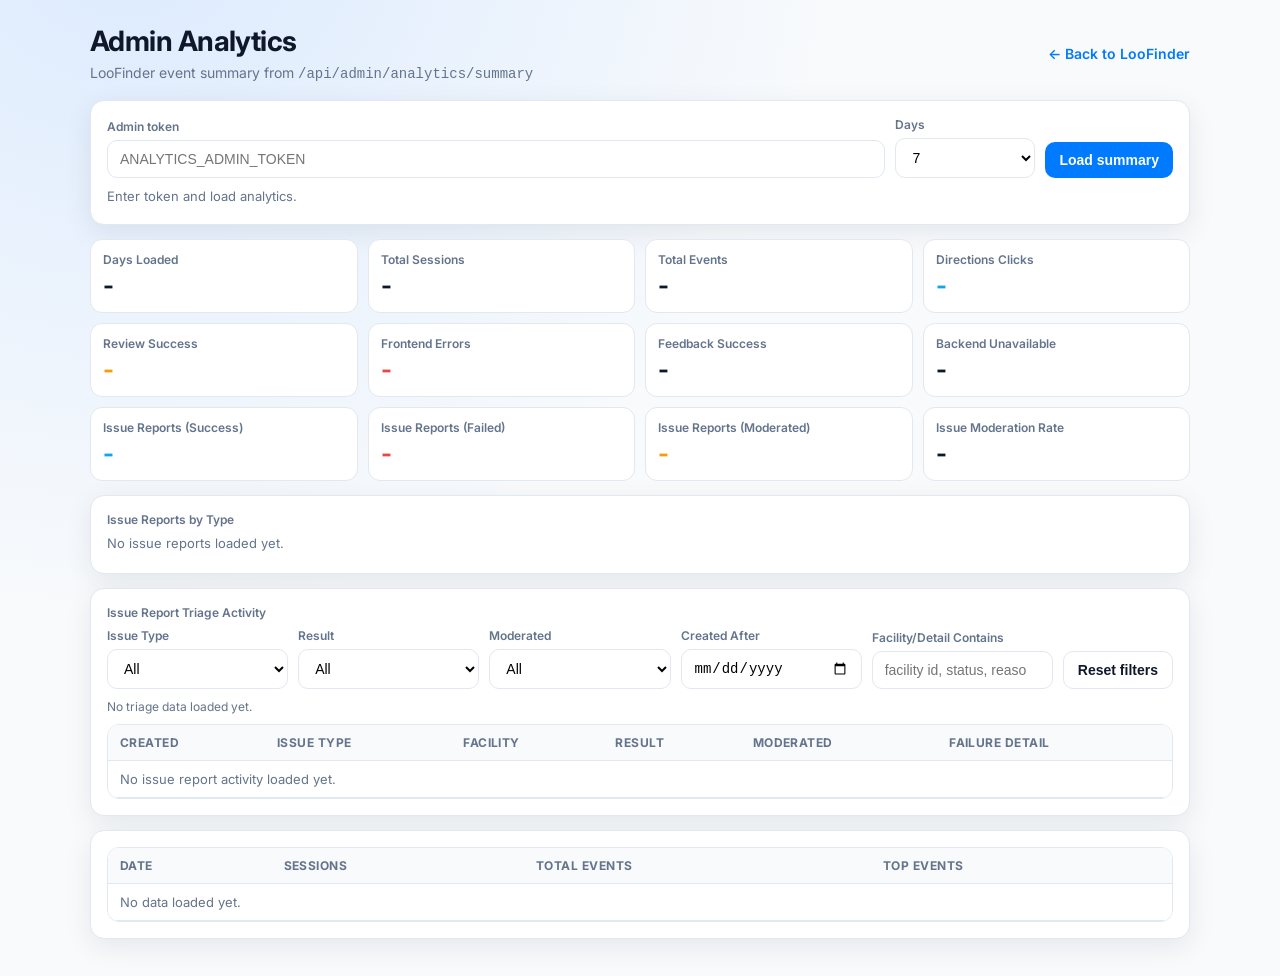
<file: admin-analytics.html>
<!DOCTYPE html>
<html lang="en">
<head>
    <meta charset="UTF-8">
    <meta name="viewport" content="width=device-width, initial-scale=1.0">
    <title>LooFinder Admin Analytics</title>
    <link rel="stylesheet" href="https://fonts.googleapis.com/css2?family=Inter:wght@400;600;700&display=swap">
    <style>
        :root {
            --bg: #f8fafc;
            --card: #ffffff;
            --text: #0f172a;
            --muted: #64748b;
            --line: #e2e8f0;
            --brand: #007aff;
            --brand-strong: #005ce6;
            --ok: #0ea5e9;
            --warn: #f59e0b;
            --danger: #ef4444;
        }

        * { box-sizing: border-box; }

        body {
            margin: 0;
            font-family: 'Inter', sans-serif;
            background: radial-gradient(circle at 10% -10%, #dbeafe 0%, var(--bg) 45%);
            color: var(--text);
            min-height: 100vh;
            padding: 24px;
        }

        .container {
            max-width: 1100px;
            margin: 0 auto;
        }

        .header {
            display: flex;
            flex-wrap: wrap;
            align-items: center;
            justify-content: space-between;
            gap: 12px;
            margin-bottom: 18px;
        }

        .title {
            margin: 0;
            font-size: 28px;
            font-weight: 700;
            letter-spacing: -0.02em;
        }

        .sub {
            margin: 6px 0 0;
            color: var(--muted);
            font-size: 14px;
        }

        .back-link {
            text-decoration: none;
            color: var(--brand);
            font-weight: 600;
            font-size: 14px;
        }

        .panel {
            background: var(--card);
            border: 1px solid var(--line);
            border-radius: 14px;
            padding: 16px;
            box-shadow: 0 8px 28px rgba(15, 23, 42, 0.08);
            margin-bottom: 14px;
        }

        .controls {
            display: grid;
            grid-template-columns: 1fr 140px auto;
            gap: 10px;
            align-items: end;
        }

        label {
            display: block;
            font-size: 12px;
            font-weight: 600;
            color: var(--muted);
            margin-bottom: 6px;
        }

        input, select {
            width: 100%;
            border: 1px solid var(--line);
            border-radius: 10px;
            padding: 10px 12px;
            font-size: 14px;
            outline: none;
            background: #fff;
        }

        input:focus, select:focus {
            border-color: var(--brand);
            box-shadow: 0 0 0 3px rgba(0, 122, 255, 0.12);
        }

        .btn {
            border: none;
            background: var(--brand);
            color: #fff;
            border-radius: 10px;
            padding: 10px 14px;
            cursor: pointer;
            font-size: 14px;
            font-weight: 600;
            transition: background 0.2s ease;
        }

        .btn:hover { background: var(--brand-strong); }

        .status {
            min-height: 20px;
            font-size: 13px;
            color: var(--muted);
            margin-top: 10px;
        }

        .status.error { color: var(--danger); }

        .metrics {
            display: grid;
            grid-template-columns: repeat(4, minmax(140px, 1fr));
            gap: 10px;
            margin-bottom: 14px;
        }

        .metric {
            background: #fff;
            border: 1px solid var(--line);
            border-radius: 12px;
            padding: 12px;
        }

        .metric .label {
            color: var(--muted);
            font-size: 12px;
            font-weight: 600;
            margin-bottom: 4px;
        }

        .metric .value {
            font-size: 24px;
            font-weight: 700;
            letter-spacing: -0.02em;
        }

        .metric.ok .value { color: var(--ok); }
        .metric.warn .value { color: var(--warn); }
        .metric.danger .value { color: var(--danger); }

        .table-wrap {
            overflow: auto;
            border: 1px solid var(--line);
            border-radius: 12px;
        }

        table {
            width: 100%;
            border-collapse: collapse;
            min-width: 760px;
            background: #fff;
        }

        th, td {
            text-align: left;
            border-bottom: 1px solid var(--line);
            padding: 10px 12px;
            font-size: 13px;
            vertical-align: top;
        }

        th {
            font-size: 12px;
            color: var(--muted);
            text-transform: uppercase;
            letter-spacing: 0.04em;
            background: #f8fafc;
            position: sticky;
            top: 0;
        }

        .events-list {
            display: flex;
            flex-wrap: wrap;
            gap: 6px;
        }

        .event-pill {
            border: 1px solid #dbeafe;
            background: #eff6ff;
            color: #1d4ed8;
            border-radius: 999px;
            padding: 2px 8px;
            font-size: 12px;
            font-weight: 600;
            white-space: nowrap;
        }

        .stack {
            display: grid;
            gap: 14px;
        }

        .issue-type-list {
            display: flex;
            flex-wrap: wrap;
            gap: 8px;
            margin-top: 4px;
            min-height: 22px;
        }

        .issue-type-pill {
            border: 1px solid #fde68a;
            background: #fffbeb;
            color: #92400e;
            border-radius: 999px;
            padding: 4px 10px;
            font-size: 12px;
            font-weight: 700;
            white-space: nowrap;
        }

        .empty-note {
            color: var(--muted);
            font-size: 13px;
            margin: 0;
        }

        .result-badge {
            display: inline-block;
            border-radius: 999px;
            padding: 3px 8px;
            font-size: 11px;
            font-weight: 700;
            text-transform: uppercase;
            letter-spacing: 0.03em;
            white-space: nowrap;
        }

        .result-success {
            background: #ecfeff;
            border: 1px solid #a5f3fc;
            color: #0c4a6e;
        }

        .result-failed {
            background: #fff1f2;
            border: 1px solid #fecdd3;
            color: #9f1239;
        }

        .mono {
            font-family: ui-monospace, SFMono-Regular, Menlo, Monaco, Consolas, monospace;
            font-size: 12px;
        }

        .triage-controls {
            display: grid;
            grid-template-columns: repeat(5, minmax(120px, 1fr)) auto;
            gap: 10px;
            align-items: end;
            margin-bottom: 10px;
        }

        .triage-meta {
            color: var(--muted);
            font-size: 12px;
            margin-bottom: 10px;
        }

        .btn-secondary {
            border: 1px solid var(--line);
            background: #fff;
            color: var(--text);
            border-radius: 10px;
            padding: 10px 14px;
            cursor: pointer;
            font-size: 14px;
            font-weight: 600;
        }

        .btn-secondary:hover {
            border-color: #cbd5e1;
            background: #f8fafc;
        }

        @media (max-width: 900px) {
            .controls { grid-template-columns: 1fr 1fr; }
            .controls .btn { grid-column: span 2; }
            .metrics { grid-template-columns: repeat(2, minmax(140px, 1fr)); }
            .triage-controls { grid-template-columns: repeat(2, minmax(140px, 1fr)); }
        }

        @media (max-width: 520px) {
            body { padding: 14px; }
            .metrics { grid-template-columns: 1fr; }
        }
    </style>
</head>
<body>
    <div class="container">
        <div class="header">
            <div>
                <h1 class="title">Admin Analytics</h1>
                <p class="sub">LooFinder event summary from <code>/api/admin/analytics/summary</code></p>
            </div>
            <a class="back-link" href="/index.html">← Back to LooFinder</a>
        </div>

        <div class="panel">
            <div class="controls">
                <div>
                    <label for="token-input">Admin token</label>
                    <input id="token-input" type="password" placeholder="ANALYTICS_ADMIN_TOKEN" autocomplete="off">
                </div>
                <div>
                    <label for="days-select">Days</label>
                    <select id="days-select">
                        <option value="7" selected>7</option>
                        <option value="14">14</option>
                        <option value="30">30</option>
                        <option value="60">60</option>
                        <option value="90">90</option>
                    </select>
                </div>
                <button id="load-btn" class="btn" type="button">Load summary</button>
            </div>
            <div id="status" class="status">Enter token and load analytics.</div>
        </div>

        <div class="metrics" id="metrics">
            <div class="metric"><div class="label">Days Loaded</div><div class="value" id="m-days">-</div></div>
            <div class="metric"><div class="label">Total Sessions</div><div class="value" id="m-sessions">-</div></div>
            <div class="metric"><div class="label">Total Events</div><div class="value" id="m-events">-</div></div>
            <div class="metric ok"><div class="label">Directions Clicks</div><div class="value" id="m-directions">-</div></div>
            <div class="metric warn"><div class="label">Review Success</div><div class="value" id="m-review-success">-</div></div>
            <div class="metric danger"><div class="label">Frontend Errors</div><div class="value" id="m-frontend-errors">-</div></div>
            <div class="metric"><div class="label">Feedback Success</div><div class="value" id="m-feedback-success">-</div></div>
            <div class="metric"><div class="label">Backend Unavailable</div><div class="value" id="m-backend-unavailable">-</div></div>
            <div class="metric ok"><div class="label">Issue Reports (Success)</div><div class="value" id="m-issue-success">-</div></div>
            <div class="metric danger"><div class="label">Issue Reports (Failed)</div><div class="value" id="m-issue-failed">-</div></div>
            <div class="metric warn"><div class="label">Issue Reports (Moderated)</div><div class="value" id="m-issue-filtered">-</div></div>
            <div class="metric"><div class="label">Issue Moderation Rate</div><div class="value" id="m-issue-rate">-</div></div>
        </div>

        <div class="panel stack">
            <div>
                <label style="margin-bottom:8px;">Issue Reports by Type</label>
                <div id="issue-type-list" class="issue-type-list">
                    <p class="empty-note">No issue reports loaded yet.</p>
                </div>
            </div>
        </div>

        <div class="panel">
            <label style="margin-bottom:8px;">Issue Report Triage Activity</label>
            <div class="triage-controls">
                <div>
                    <label for="triage-type">Issue Type</label>
                    <select id="triage-type">
                        <option value="all" selected>All</option>
                    </select>
                </div>
                <div>
                    <label for="triage-result">Result</label>
                    <select id="triage-result">
                        <option value="all" selected>All</option>
                        <option value="success">Success</option>
                        <option value="failed">Failed</option>
                    </select>
                </div>
                <div>
                    <label for="triage-moderated">Moderated</label>
                    <select id="triage-moderated">
                        <option value="all" selected>All</option>
                        <option value="yes">Yes</option>
                        <option value="no">No</option>
                    </select>
                </div>
                <div>
                    <label for="triage-created-after">Created After</label>
                    <input id="triage-created-after" type="date">
                </div>
                <div>
                    <label for="triage-search">Facility/Detail Contains</label>
                    <input id="triage-search" type="search" placeholder="facility id, status, reason">
                </div>
                <button id="triage-reset" class="btn-secondary" type="button">Reset filters</button>
            </div>
            <div id="triage-meta" class="triage-meta">No triage data loaded yet.</div>
            <div class="table-wrap">
                <table>
                    <thead>
                        <tr>
                            <th>Created</th>
                            <th>Issue Type</th>
                            <th>Facility</th>
                            <th>Result</th>
                            <th>Moderated</th>
                            <th>Failure Detail</th>
                        </tr>
                    </thead>
                    <tbody id="issue-report-rows">
                        <tr>
                            <td colspan="6" style="color:#64748b;">No issue report activity loaded yet.</td>
                        </tr>
                    </tbody>
                </table>
            </div>
        </div>

        <div class="panel">
            <div class="table-wrap">
                <table>
                    <thead>
                        <tr>
                            <th>Date</th>
                            <th>Sessions</th>
                            <th>Total Events</th>
                            <th>Top Events</th>
                        </tr>
                    </thead>
                    <tbody id="daily-rows">
                        <tr>
                            <td colspan="4" style="color:#64748b;">No data loaded yet.</td>
                        </tr>
                    </tbody>
                </table>
            </div>
        </div>
    </div>

    <script>
        const IS_LOCAL = window.location.hostname === 'localhost' || window.location.hostname === '127.0.0.1' || window.location.hostname === '';
        const API_BASE = IS_LOCAL ? 'http://localhost:8000' : 'https://loofinder-api.onrender.com';
        const TOKEN_KEY = 'loofinder_analytics_admin_token';

        const tokenInput = document.getElementById('token-input');
        const daysSelect = document.getElementById('days-select');
        const loadBtn = document.getElementById('load-btn');
        const statusEl = document.getElementById('status');
        const dailyRowsEl = document.getElementById('daily-rows');
        const issueReportRowsEl = document.getElementById('issue-report-rows');
        const triageMetaEl = document.getElementById('triage-meta');
        const triageTypeEl = document.getElementById('triage-type');
        const triageResultEl = document.getElementById('triage-result');
        const triageModeratedEl = document.getElementById('triage-moderated');
        const triageCreatedAfterEl = document.getElementById('triage-created-after');
        const triageSearchEl = document.getElementById('triage-search');
        const triageResetEl = document.getElementById('triage-reset');

        const metricEls = {
            days: document.getElementById('m-days'),
            sessions: document.getElementById('m-sessions'),
            events: document.getElementById('m-events'),
            directions: document.getElementById('m-directions'),
            reviewSuccess: document.getElementById('m-review-success'),
            frontendErrors: document.getElementById('m-frontend-errors'),
            feedbackSuccess: document.getElementById('m-feedback-success'),
            backendUnavailable: document.getElementById('m-backend-unavailable'),
            issueSuccess: document.getElementById('m-issue-success'),
            issueFailed: document.getElementById('m-issue-failed'),
            issueFiltered: document.getElementById('m-issue-filtered'),
            issueRate: document.getElementById('m-issue-rate')
        };
        const issueTypeListEl = document.getElementById('issue-type-list');
        let triageItems = [];

        tokenInput.value = sessionStorage.getItem(TOKEN_KEY) || '';

        function setStatus(message, isError = false) {
            statusEl.textContent = message;
            statusEl.classList.toggle('error', isError);
        }

        function numberFormat(value) {
            return Number(value || 0).toLocaleString();
        }

        function formatDateTime(isoString) {
            if (!isoString) return '-';
            const date = new Date(isoString);
            if (Number.isNaN(date.getTime())) return '-';
            return date.toLocaleString();
        }

        function sumEvent(daily, eventName) {
            return daily.reduce((total, day) => total + Number((day.events || {})[eventName] || 0), 0);
        }

        function buildIssueSummary(data) {
            const daily = Array.isArray(data.daily) ? data.daily : [];
            const provided = data.issue_reports && typeof data.issue_reports === 'object' ? data.issue_reports : null;

            if (provided) {
                return {
                    submittedSuccess: Number(provided.submitted_success_total || 0),
                    submittedFailed: Number(provided.submitted_failed_total || 0),
                    filteredSuccess: Number(provided.filtered_success_total || 0),
                    byType: provided.by_type && typeof provided.by_type === 'object' ? provided.by_type : {}
                };
            }

            const byType = {};
            let filteredSuccess = 0;
            let submittedSuccess = 0;
            let submittedFailed = 0;

            for (const day of daily) {
                const dayIssue = day.issue_reports || {};
                submittedSuccess += Number(dayIssue.submitted_success || 0);
                submittedFailed += Number(dayIssue.submitted_failed || 0);
                filteredSuccess += Number(dayIssue.filtered_success || 0);

                const dayByType = dayIssue.by_type || {};
                for (const [issueType, count] of Object.entries(dayByType)) {
                    byType[issueType] = Number(byType[issueType] || 0) + Number(count || 0);
                }
            }

            if (submittedSuccess === 0) {
                submittedSuccess = sumEvent(daily, 'issue_report_submitted_success');
            }
            if (submittedFailed === 0) {
                submittedFailed = sumEvent(daily, 'issue_report_submitted_failed');
            }

            return { submittedSuccess, submittedFailed, filteredSuccess, byType };
        }

        function renderIssueTypeBreakdown(issueSummary) {
            const entries = Object.entries(issueSummary.byType || {}).sort((a, b) => Number(b[1] || 0) - Number(a[1] || 0));
            issueTypeListEl.innerHTML = '';
            if (entries.length === 0) {
                issueTypeListEl.innerHTML = '<p class="empty-note">No issue reports found for this range.</p>';
                return;
            }

            for (const [issueType, count] of entries) {
                const pill = document.createElement('span');
                pill.className = 'issue-type-pill';
                pill.textContent = `${issueType}: ${numberFormat(count)}`;
                issueTypeListEl.appendChild(pill);
            }
        }

        function updateTriageMeta(filteredCount, totalCount) {
            if (totalCount === 0) {
                triageMetaEl.textContent = 'No issue reports in this date range.';
                return;
            }

            if (filteredCount === totalCount) {
                triageMetaEl.textContent = `Showing all ${numberFormat(totalCount)} triage item(s).`;
                return;
            }

            triageMetaEl.textContent = `Showing ${numberFormat(filteredCount)} of ${numberFormat(totalCount)} triage item(s).`;
        }

        function resetTriageFilters() {
            triageTypeEl.value = 'all';
            triageResultEl.value = 'all';
            triageModeratedEl.value = 'all';
            triageCreatedAfterEl.value = '';
            triageSearchEl.value = '';
        }

        function populateTriageTypeOptions(items) {
            const current = triageTypeEl.value || 'all';
            const options = new Set(['all']);

            for (const item of items) {
                if (item && item.issue_type) {
                    options.add(String(item.issue_type));
                }
            }

            triageTypeEl.innerHTML = '';
            for (const issueType of Array.from(options).sort((a, b) => a.localeCompare(b))) {
                const option = document.createElement('option');
                option.value = issueType;
                option.textContent = issueType === 'all' ? 'All' : issueType;
                triageTypeEl.appendChild(option);
            }

            triageTypeEl.value = options.has(current) ? current : 'all';
        }

        function getFilteredTriageItems(items) {
            const selectedType = triageTypeEl.value;
            const selectedResult = triageResultEl.value;
            const selectedModerated = triageModeratedEl.value;
            const createdAfter = triageCreatedAfterEl.value ? new Date(`${triageCreatedAfterEl.value}T00:00:00`) : null;
            const query = (triageSearchEl.value || '').trim().toLowerCase();

            return items.filter((item) => {
                const issueType = String(item.issue_type || 'unknown');
                const result = item.result === 'success' ? 'success' : 'failed';
                const moderated = item.content_filtered ? 'yes' : 'no';

                if (selectedType !== 'all' && issueType !== selectedType) {
                    return false;
                }
                if (selectedResult !== 'all' && result !== selectedResult) {
                    return false;
                }
                if (selectedModerated !== 'all' && moderated !== selectedModerated) {
                    return false;
                }

                if (createdAfter) {
                    const createdAt = item.created_at ? new Date(item.created_at) : null;
                    if (!createdAt || Number.isNaN(createdAt.getTime()) || createdAt < createdAfter) {
                        return false;
                    }
                }

                if (query) {
                    const haystack = [
                        item.facility_id,
                        item.issue_type,
                        item.status,
                        item.reason,
                        item.result
                    ].map((value) => String(value || '').toLowerCase()).join(' ');
                    if (!haystack.includes(query)) {
                        return false;
                    }
                }

                return true;
            });
        }

        function applyTriageFiltersAndRender() {
            const filteredItems = getFilteredTriageItems(triageItems);
            renderIssueReportRows(filteredItems);
            updateTriageMeta(filteredItems.length, triageItems.length);
        }

        function renderIssueReportRows(items) {
            issueReportRowsEl.innerHTML = '';

            if (items.length === 0) {
                issueReportRowsEl.innerHTML = '<tr><td colspan="6" style="color:#64748b;">No issue reports found for this range.</td></tr>';
                return;
            }

            for (const item of items) {
                const tr = document.createElement('tr');

                const createdCell = document.createElement('td');
                createdCell.textContent = formatDateTime(item.created_at);

                const typeCell = document.createElement('td');
                typeCell.textContent = item.issue_type || 'unknown';

                const facilityCell = document.createElement('td');
                facilityCell.className = 'mono';
                facilityCell.textContent = item.facility_id || 'unknown';

                const resultCell = document.createElement('td');
                const badge = document.createElement('span');
                const result = item.result === 'success' ? 'success' : 'failed';
                badge.className = `result-badge ${result === 'success' ? 'result-success' : 'result-failed'}`;
                badge.textContent = result;
                resultCell.appendChild(badge);

                const moderatedCell = document.createElement('td');
                moderatedCell.textContent = item.content_filtered ? 'Yes' : 'No';

                const detailCell = document.createElement('td');
                if (item.status || item.reason) {
                    detailCell.textContent = [
                        item.status ? `status ${item.status}` : '',
                        item.reason ? String(item.reason) : ''
                    ].filter(Boolean).join(' - ');
                } else {
                    detailCell.textContent = '-';
                }

                tr.appendChild(createdCell);
                tr.appendChild(typeCell);
                tr.appendChild(facilityCell);
                tr.appendChild(resultCell);
                tr.appendChild(moderatedCell);
                tr.appendChild(detailCell);
                issueReportRowsEl.appendChild(tr);
            }
        }

        function updateMetrics(data) {
            const daily = Array.isArray(data.daily) ? data.daily : [];
            const totalSessions = daily.reduce((sum, day) => sum + Number(day.sessions || 0), 0);
            const totalEvents = daily.reduce((sum, day) => sum + Number(day.total_events || 0), 0);
            const issueSummary = buildIssueSummary(data);
            const issueModerationRate = issueSummary.submittedSuccess > 0
                ? (issueSummary.filteredSuccess / issueSummary.submittedSuccess) * 100
                : 0;

            metricEls.days.textContent = numberFormat(data.days);
            metricEls.sessions.textContent = numberFormat(totalSessions);
            metricEls.events.textContent = numberFormat(totalEvents);
            metricEls.directions.textContent = numberFormat(sumEvent(daily, 'directions_clicked'));
            metricEls.reviewSuccess.textContent = numberFormat(sumEvent(daily, 'review_submitted_success'));
            metricEls.frontendErrors.textContent = numberFormat(sumEvent(daily, 'frontend_error') + sumEvent(daily, 'frontend_unhandled_rejection'));
            metricEls.feedbackSuccess.textContent = numberFormat(sumEvent(daily, 'feedback_submitted_success'));
            metricEls.backendUnavailable.textContent = numberFormat(sumEvent(daily, 'backend_unavailable_marked'));
            metricEls.issueSuccess.textContent = numberFormat(issueSummary.submittedSuccess);
            metricEls.issueFailed.textContent = numberFormat(issueSummary.submittedFailed);
            metricEls.issueFiltered.textContent = numberFormat(issueSummary.filteredSuccess);
            metricEls.issueRate.textContent = `${issueModerationRate.toFixed(1)}%`;

            renderIssueTypeBreakdown(issueSummary);
        }

        function renderDailyRows(data) {
            const daily = Array.isArray(data.daily) ? data.daily : [];
            if (daily.length === 0) {
                dailyRowsEl.innerHTML = '<tr><td colspan="4" style="color:#64748b;">No events found for this range.</td></tr>';
                return;
            }

            dailyRowsEl.innerHTML = '';
            for (const day of daily) {
                const tr = document.createElement('tr');

                const dateCell = document.createElement('td');
                dateCell.textContent = day.date || '-';

                const sessionCell = document.createElement('td');
                sessionCell.textContent = numberFormat(day.sessions);

                const totalCell = document.createElement('td');
                totalCell.textContent = numberFormat(day.total_events);

                const eventsCell = document.createElement('td');
                const eventsWrap = document.createElement('div');
                eventsWrap.className = 'events-list';

                const eventEntries = Object.entries(day.events || {}).sort((a, b) => b[1] - a[1]);
                if (eventEntries.length === 0) {
                    eventsCell.textContent = '-';
                } else {
                    for (const [eventName, count] of eventEntries.slice(0, 10)) {
                        const pill = document.createElement('span');
                        pill.className = 'event-pill';
                        pill.textContent = `${eventName}: ${numberFormat(count)}`;
                        eventsWrap.appendChild(pill);
                    }
                    eventsCell.appendChild(eventsWrap);
                }

                tr.appendChild(dateCell);
                tr.appendChild(sessionCell);
                tr.appendChild(totalCell);
                tr.appendChild(eventsCell);
                dailyRowsEl.appendChild(tr);
            }
        }

        async function loadSummary() {
            const token = tokenInput.value.trim();
            if (!token) {
                setStatus('Enter an admin token first.', true);
                return;
            }

            const days = Number(daysSelect.value || 7);
            sessionStorage.setItem(TOKEN_KEY, token);
            setStatus('Loading summary...');

            try {
                const encodedToken = encodeURIComponent(token);
                const summaryUrl = `${API_BASE}/api/admin/analytics/summary?days=${days}&token=${encodedToken}`;
                const issueUrl = `${API_BASE}/api/admin/analytics/issue-reports?days=${days}&limit=200&token=${encodedToken}`;

                const [summaryResponse, issueResponse] = await Promise.all([
                    fetch(summaryUrl, { method: 'GET' }),
                    fetch(issueUrl, { method: 'GET' })
                ]);

                if (!summaryResponse.ok) {
                    if (summaryResponse.status === 401) {
                        throw new Error('Unauthorized token (401).');
                    }
                    if (summaryResponse.status === 404) {
                        throw new Error('Analytics admin token is not configured on the backend (404).');
                    }
                    throw new Error(`Summary request failed (${summaryResponse.status}).`);
                }

                const summaryData = await summaryResponse.json();
                updateMetrics(summaryData);
                renderDailyRows(summaryData);

                let issueCount = 0;
                if (issueResponse.ok) {
                    const issueData = await issueResponse.json();
                    triageItems = Array.isArray(issueData.items) ? issueData.items : [];
                    populateTriageTypeOptions(triageItems);
                    applyTriageFiltersAndRender();
                    issueCount = triageItems.length;
                } else {
                    triageItems = [];
                    resetTriageFilters();
                    populateTriageTypeOptions([]);
                    issueReportRowsEl.innerHTML = '<tr><td colspan="6" style="color:#64748b;">Issue triage endpoint unavailable for this backend version.</td></tr>';
                    triageMetaEl.textContent = 'Issue triage endpoint unavailable for this backend version.';
                }

                setStatus(`Loaded ${numberFormat((summaryData.daily || []).length)} day(s) and ${numberFormat(issueCount)} triage item(s).`);
            } catch (error) {
                setStatus(error.message || 'Failed to load analytics.', true);
            }
        }

        loadBtn.addEventListener('click', loadSummary);
        triageTypeEl.addEventListener('change', applyTriageFiltersAndRender);
        triageResultEl.addEventListener('change', applyTriageFiltersAndRender);
        triageModeratedEl.addEventListener('change', applyTriageFiltersAndRender);
        triageCreatedAfterEl.addEventListener('change', applyTriageFiltersAndRender);
        triageSearchEl.addEventListener('input', applyTriageFiltersAndRender);
        triageResetEl.addEventListener('click', () => {
            resetTriageFilters();
            applyTriageFiltersAndRender();
        });

        tokenInput.addEventListener('keydown', (event) => {
            if (event.key === 'Enter') {
                event.preventDefault();
                loadSummary();
            }
        });
    </script>
</body>
</html>
</file>
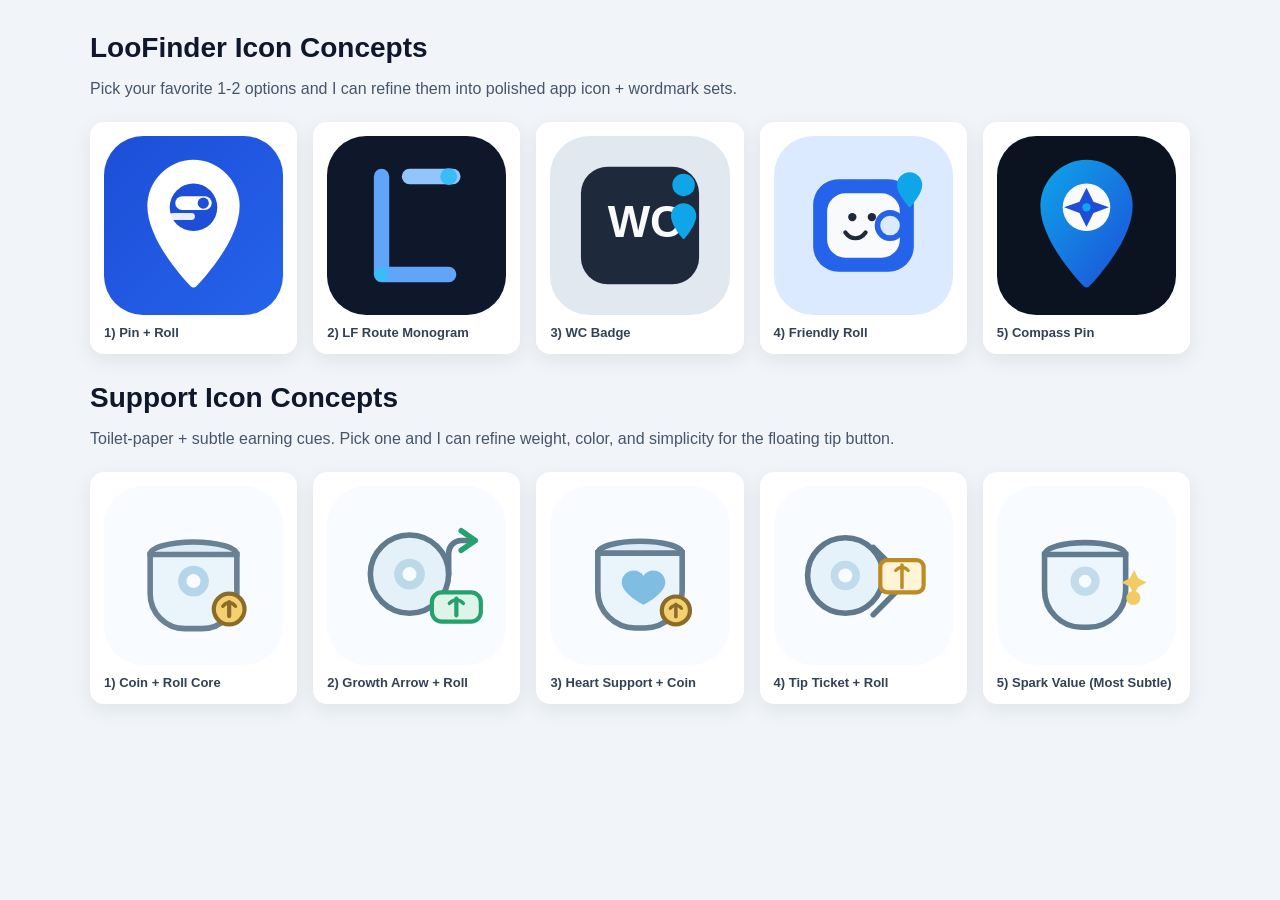
<file: logo-options-preview.html>
<!DOCTYPE html>
<html lang="en">
<head>
  <meta charset="UTF-8" />
  <meta name="viewport" content="width=device-width, initial-scale=1.0" />
  <title>LooFinder Logo Options</title>
  <style>
    body { margin: 0; font-family: Inter, Arial, sans-serif; background: #f1f5f9; color: #0f172a; }
    .wrap { max-width: 1100px; margin: 32px auto; padding: 0 20px; }
    h1 { margin: 0 0 16px; font-size: 28px; }
    p { margin: 0 0 24px; color: #475569; }
    .grid { display: grid; grid-template-columns: repeat(auto-fit, minmax(180px, 1fr)); gap: 16px; }
    .card { background: #fff; border-radius: 14px; padding: 14px; box-shadow: 0 6px 20px rgba(15, 23, 42, 0.08); }
    .card img { width: 100%; border-radius: 10px; display: block; }
    .label { margin-top: 10px; font-size: 13px; font-weight: 600; color: #334155; }
  </style>
</head>
<body>
  <div class="wrap">
    <h1>LooFinder Icon Concepts</h1>
    <p>Pick your favorite 1-2 options and I can refine them into polished app icon + wordmark sets.</p>
    <div class="grid">
      <div class="card"><img src="assets/logos/logo-option-1-pin-roll.svg" alt="Option 1" /><div class="label">1) Pin + Roll</div></div>
      <div class="card"><img src="assets/logos/logo-option-2-lf-route.svg" alt="Option 2" /><div class="label">2) LF Route Monogram</div></div>
      <div class="card"><img src="assets/logos/logo-option-3-wc-badge.svg" alt="Option 3" /><div class="label">3) WC Badge</div></div>
      <div class="card"><img src="assets/logos/logo-option-4-friendly-roll.svg" alt="Option 4" /><div class="label">4) Friendly Roll</div></div>
      <div class="card"><img src="assets/logos/logo-option-5-compass-pin.svg" alt="Option 5" /><div class="label">5) Compass Pin</div></div>
    </div>

    <h1 style="margin-top: 28px;">Support Icon Concepts</h1>
    <p>Toilet-paper + subtle earning cues. Pick one and I can refine weight, color, and simplicity for the floating tip button.</p>
    <div class="grid">
      <div class="card"><img src="assets/logos/tp-money-1-coin-roll.svg" alt="TP Money Option 1" /><div class="label">1) Coin + Roll Core</div></div>
      <div class="card"><img src="assets/logos/tp-money-2-roll-arrow.svg" alt="TP Money Option 2" /><div class="label">2) Growth Arrow + Roll</div></div>
      <div class="card"><img src="assets/logos/tp-money-3-heart-coin.svg" alt="TP Money Option 3" /><div class="label">3) Heart Support + Coin</div></div>
      <div class="card"><img src="assets/logos/tp-money-4-ticket-tip.svg" alt="TP Money Option 4" /><div class="label">4) Tip Ticket + Roll</div></div>
      <div class="card"><img src="assets/logos/tp-money-5-subtle-spark.svg" alt="TP Money Option 5" /><div class="label">5) Spark Value (Most Subtle)</div></div>
    </div>
  </div>
</body>
</html>
</file>
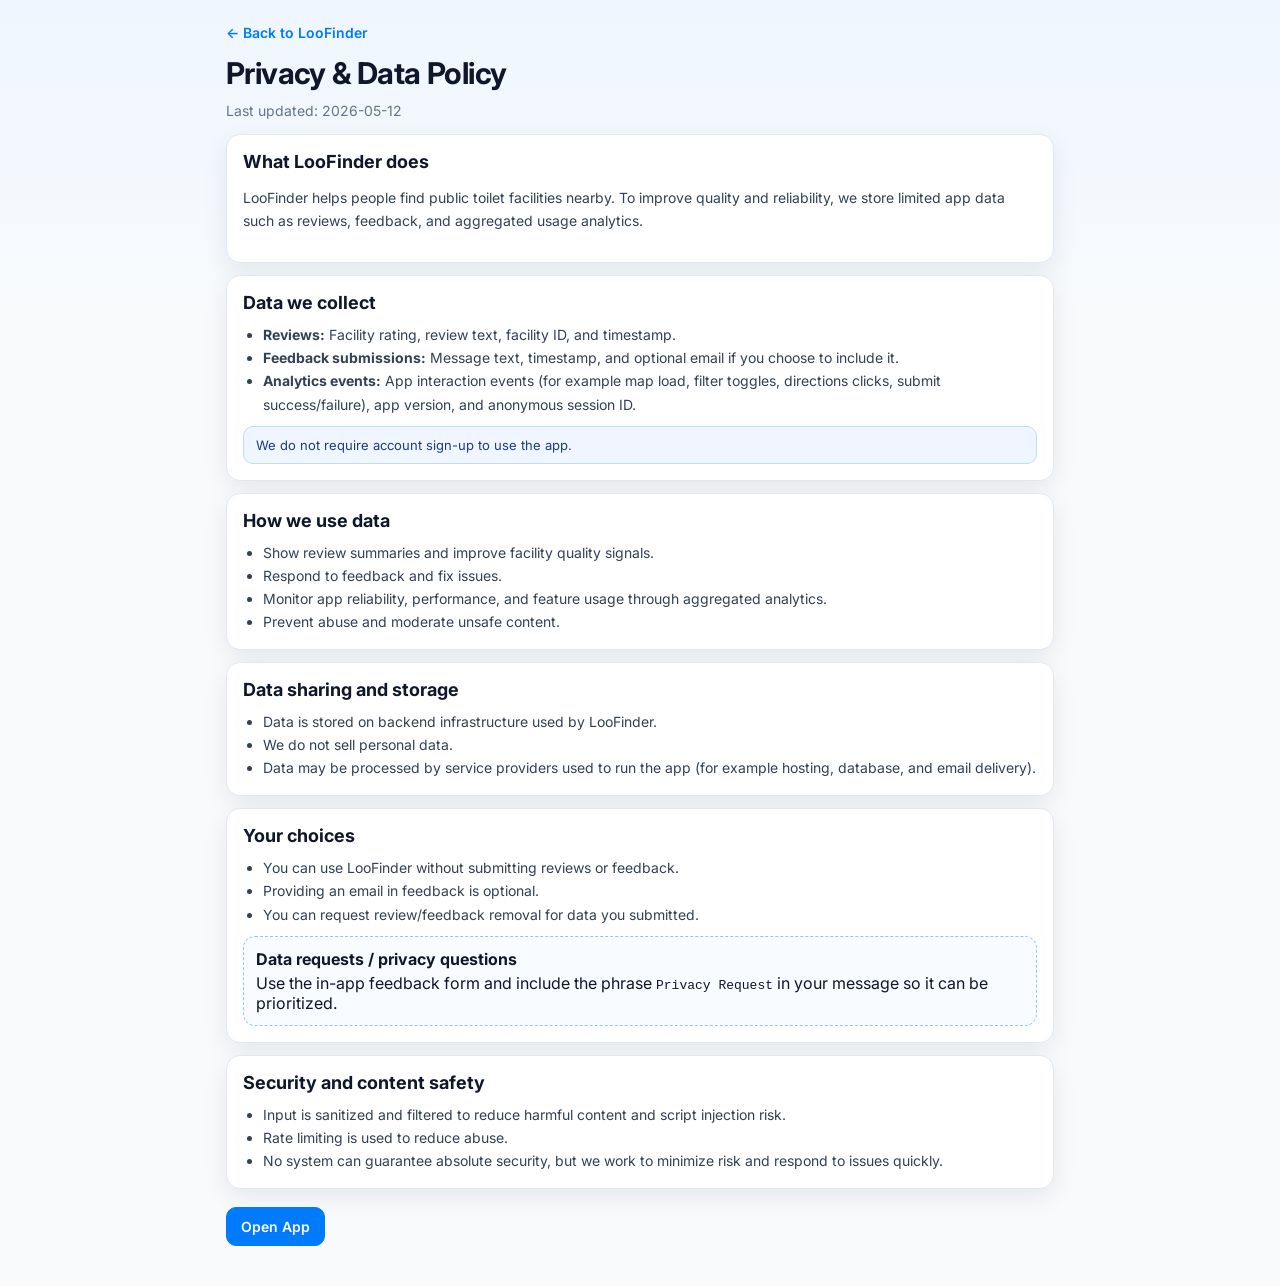
<file: privacy.html>
<!DOCTYPE html>
<html lang="en">
<head>
    <meta charset="UTF-8">
    <meta name="viewport" content="width=device-width, initial-scale=1.0">
    <title>LooFinder Privacy & Data Policy</title>
    <link rel="stylesheet" href="https://fonts.googleapis.com/css2?family=Inter:wght@400;600;700&display=swap">
    <style>
        :root {
            --bg: #f8fafc;
            --card: #ffffff;
            --text: #0f172a;
            --muted: #64748b;
            --line: #e2e8f0;
            --brand: #007aff;
            --brand-strong: #005ce6;
        }

        * { box-sizing: border-box; }

        body {
            margin: 0;
            font-family: 'Inter', sans-serif;
            background: linear-gradient(180deg, #eff6ff 0%, var(--bg) 25%);
            color: var(--text);
        }

        .container {
            max-width: 860px;
            margin: 0 auto;
            padding: 24px 16px 40px;
        }

        .top {
            display: flex;
            justify-content: space-between;
            align-items: center;
            gap: 12px;
            flex-wrap: wrap;
            margin-bottom: 14px;
        }

        .back-link {
            text-decoration: none;
            color: var(--brand);
            font-weight: 600;
            font-size: 14px;
        }

        h1 {
            margin: 0;
            font-size: 30px;
            letter-spacing: -0.02em;
        }

        .updated {
            margin: 8px 0 0;
            color: var(--muted);
            font-size: 14px;
        }

        .card {
            background: var(--card);
            border: 1px solid var(--line);
            border-radius: 14px;
            box-shadow: 0 8px 24px rgba(15, 23, 42, 0.08);
            padding: 16px;
            margin-top: 12px;
        }

        h2 {
            margin: 0 0 10px;
            font-size: 18px;
        }

        p, li {
            color: #334155;
            line-height: 1.65;
            font-size: 14px;
        }

        ul {
            margin: 8px 0 0;
            padding-left: 20px;
        }

        .note {
            background: #eff6ff;
            border: 1px solid #bfdbfe;
            border-radius: 10px;
            padding: 10px 12px;
            color: #1e3a8a;
            font-size: 13px;
            margin-top: 10px;
        }

        .contact-box {
            border: 1px dashed #93c5fd;
            border-radius: 12px;
            padding: 12px;
            margin-top: 10px;
            background: #f8fbff;
        }

        .contact-box strong {
            display: block;
            margin-bottom: 4px;
        }

        .btn-row {
            margin-top: 18px;
            display: flex;
            gap: 10px;
            flex-wrap: wrap;
        }

        .btn {
            text-decoration: none;
            display: inline-flex;
            align-items: center;
            justify-content: center;
            border-radius: 10px;
            padding: 10px 14px;
            font-size: 14px;
            font-weight: 600;
            border: 1px solid var(--line);
            color: #334155;
            background: #fff;
        }

        .btn.primary {
            background: var(--brand);
            color: #fff;
            border-color: var(--brand);
        }

        .btn.primary:hover {
            background: var(--brand-strong);
        }
    </style>
</head>
<body>
    <div class="container">
        <div class="top">
            <a class="back-link" href="/index.html">← Back to LooFinder</a>
        </div>

        <h1>Privacy & Data Policy</h1>
        <p class="updated">Last updated: 2026-05-12</p>

        <div class="card">
            <h2>What LooFinder does</h2>
            <p>LooFinder helps people find public toilet facilities nearby. To improve quality and reliability, we store limited app data such as reviews, feedback, and aggregated usage analytics.</p>
        </div>

        <div class="card">
            <h2>Data we collect</h2>
            <ul>
                <li><strong>Reviews:</strong> Facility rating, review text, facility ID, and timestamp.</li>
                <li><strong>Feedback submissions:</strong> Message text, timestamp, and optional email if you choose to include it.</li>
                <li><strong>Analytics events:</strong> App interaction events (for example map load, filter toggles, directions clicks, submit success/failure), app version, and anonymous session ID.</li>
            </ul>
            <div class="note">We do not require account sign-up to use the app.</div>
        </div>

        <div class="card">
            <h2>How we use data</h2>
            <ul>
                <li>Show review summaries and improve facility quality signals.</li>
                <li>Respond to feedback and fix issues.</li>
                <li>Monitor app reliability, performance, and feature usage through aggregated analytics.</li>
                <li>Prevent abuse and moderate unsafe content.</li>
            </ul>
        </div>

        <div class="card">
            <h2>Data sharing and storage</h2>
            <ul>
                <li>Data is stored on backend infrastructure used by LooFinder.</li>
                <li>We do not sell personal data.</li>
                <li>Data may be processed by service providers used to run the app (for example hosting, database, and email delivery).</li>
            </ul>
        </div>

        <div class="card">
            <h2>Your choices</h2>
            <ul>
                <li>You can use LooFinder without submitting reviews or feedback.</li>
                <li>Providing an email in feedback is optional.</li>
                <li>You can request review/feedback removal for data you submitted.</li>
            </ul>
            <div class="contact-box">
                <strong>Data requests / privacy questions</strong>
                Use the in-app feedback form and include the phrase <code>Privacy Request</code> in your message so it can be prioritized.
            </div>
        </div>

        <div class="card">
            <h2>Security and content safety</h2>
            <ul>
                <li>Input is sanitized and filtered to reduce harmful content and script injection risk.</li>
                <li>Rate limiting is used to reduce abuse.</li>
                <li>No system can guarantee absolute security, but we work to minimize risk and respond to issues quickly.</li>
            </ul>
        </div>

        <div class="btn-row">
            <a class="btn primary" href="/index.html">Open App</a>
        </div>
    </div>
</body>
</html>
</file>
